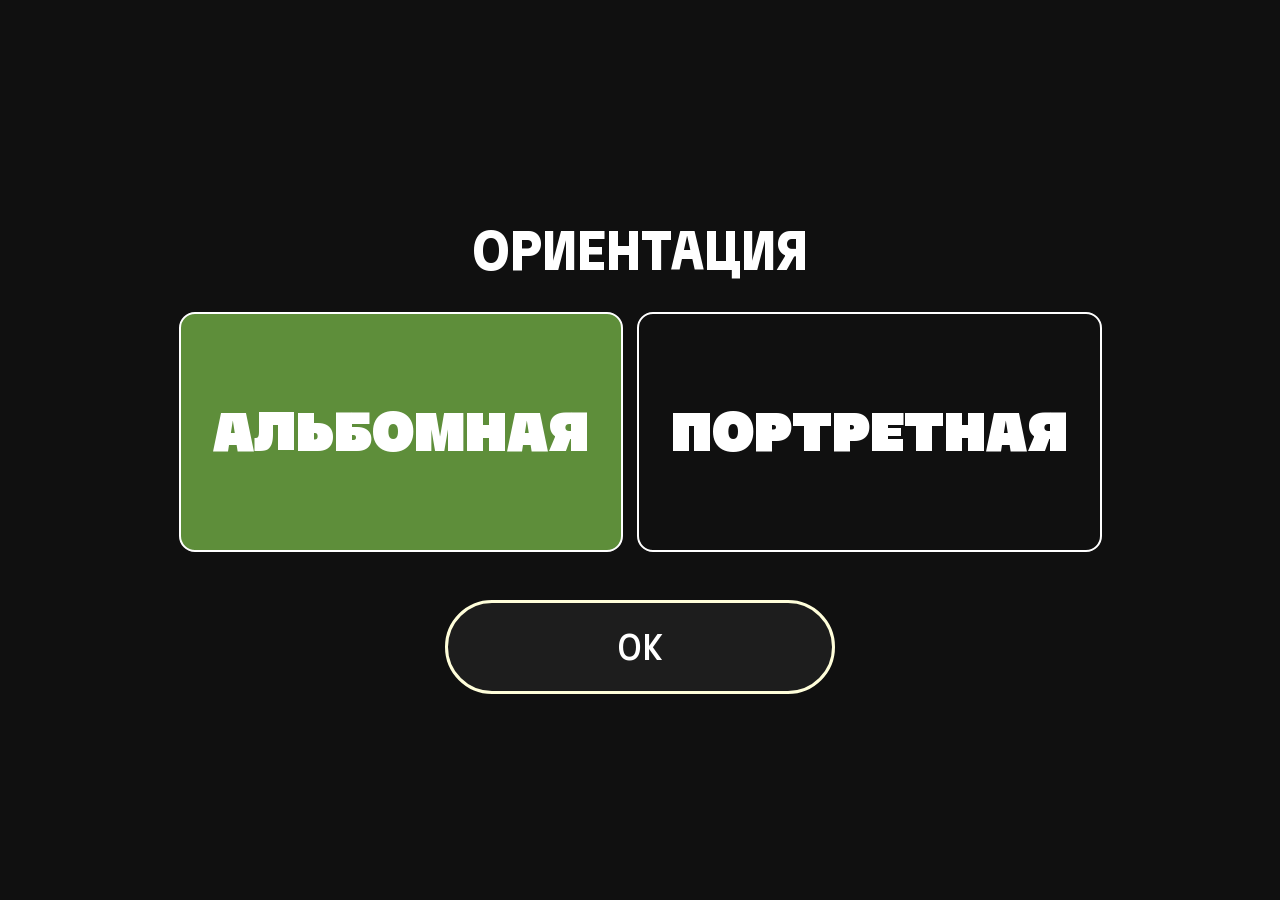
<file: index.html>
<!DOCTYPE html>
<html lang="ru" dir="ltr">
  <head>
    <meta charset="utf-8">
    <meta name="viewport" content="width=device-width, initial-scale=1.0">
    <link rel="stylesheet" href="styles-intro.css">
  </head>
  <body>
    <div class="main-container">
      <div class="header">
        <div class="title">
          ОРИЕНТАЦИЯ
        </div>
      </div>

      <div class="orientation-menu">
        <label>
          <input type="radio" name="orientation" value="landscape" checked>
          АЛЬБОМНАЯ
        </label>

        <label>
          <input type="radio" name="orientation" value="portrait">
          ПОРТРЕТНАЯ
        </label>
      </div>
      <button id="saveOrientationBtn">OK</button>
    </div>

    <script>
      const savedOrientation =
        localStorage.getItem('menuOrientation') || 'landscape';

      document.querySelector(
        `input[name="orientation"][value="${savedOrientation}"]`
      ).checked = true;

      document.getElementById('saveOrientationBtn').addEventListener('click', () => {
        const selected = document.querySelector(
            'input[name="orientation"]:checked'
        );

        localStorage.setItem('menuOrientation', selected.value);

        window.location.href = 'screen.html';
      });
    </script>
  </body>
</html>
</file>
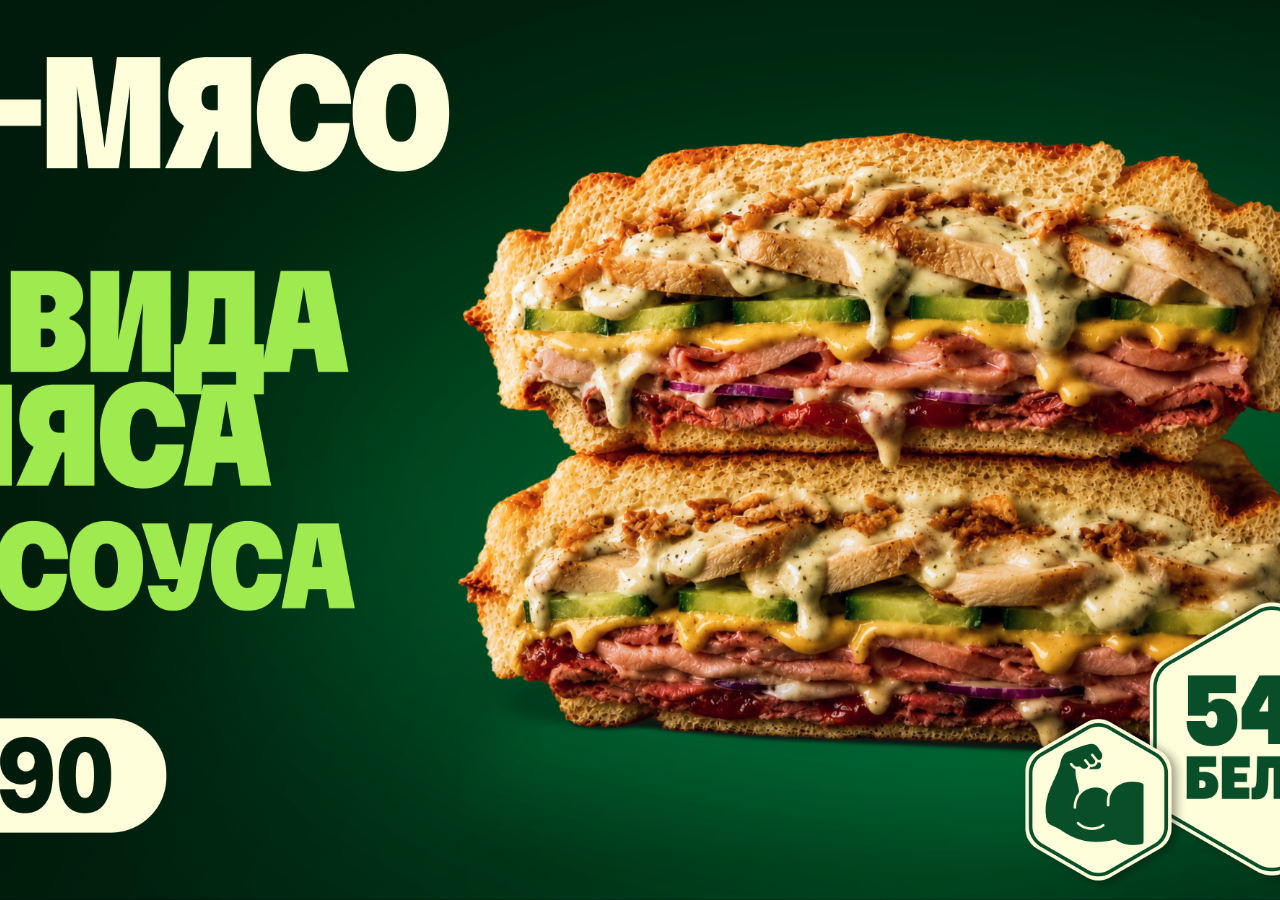
<file: 1.html>
<!DOCTYPE html>
<html>
<head>
<meta charset="UTF-8">
<title>Restaurant Menu</title>
<meta name="viewport" content="width=device-width, initial-scale=1.0">
<link rel="stylesheet" href="styles.css">
</head>
<body>

  <div class="slider">
      <img id="image" class="slide active">
  </div>

  <script type="text/javascript">
    function getImagePath(path) {
      const orientation = localStorage.getItem('menuOrientation') || 'landscape';

      return `screens/${orientation}/${path}`;
    }

    const image = document.getElementById('image');

    image.src = getImagePath(`1/1.png`);
  </script>
</body>
</html>
</file>
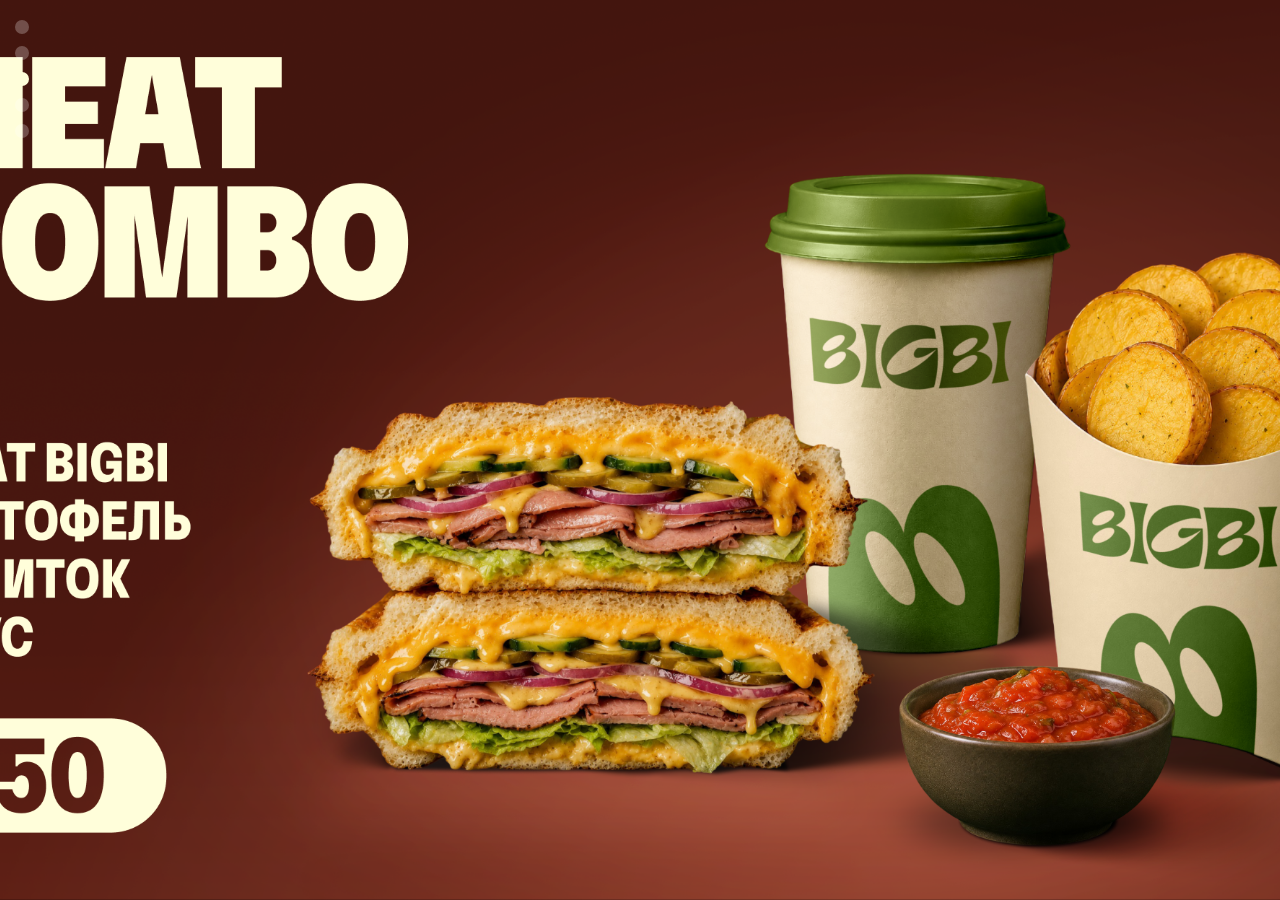
<file: 2.html>
<!DOCTYPE html>
<html>
<head>
<meta charset="UTF-8">
<title>Restaurant Menu</title>
<meta name="viewport" content="width=device-width, initial-scale=1.0">
<link rel="stylesheet" href="styles.css">
<link rel="stylesheet" href="bigbi_day.css">
</head>
<body>
  <button class="bigbi_day_hidden_btn" onclick="showBigbiDayMenu()">BIGBI дня</button>

  <div id="bigbi_day_menu">
    <h1>BIGBI ДНЯ</h1>

    <div class="sandwich-grid">
      <div class="sandwich-column">
        <button class="sandwich-btn" data-id="1">ТАЛЬЯТА</button>
        <button class="sandwich-btn" data-id="2">БУЖЕНИНА</button>
        <button class="sandwich-btn" data-id="3">ИТАЛЬЯНО</button>
        <button class="sandwich-btn" data-id="4">ЦЕЗАРЬ</button>
      </div>

      <div class="sandwich-column">
        <button class="sandwich-btn" data-id="5">ЛУИЗИАНА</button>
        <button class="sandwich-btn" data-id="6">ФИЛАДЕЛЬФИЯ</button>
        <button class="sandwich-btn" data-id="7">ЦЕЗАРЬ С КРЕВ.</button>
      </div>

      <div class="sandwich-column">
        <button class="sandwich-btn" data-id="8">СЫР. ДЖЕМ</button>
        <button class="sandwich-btn" data-id="9">RED</button>
        <button class="sandwich-btn" data-id="10">GREEN</button>
      </div>
    </div>

    <button class="save-btn" id="saveBtn">OK</button>
  </div>


  <div class="slider">
    <img id="bigComboImage" class="slide active">
    <img id="sandwichDayImage" class="slide">
    <img id="meatComboImage" class="slide">
    <img id="seafoodComboImage" class="slide">
    <img id="vcComboImage" class="slide">
  </div>

  <div class="dots"></div>

<script>
    const buttons = document.querySelectorAll('.sandwich-btn');
    const saveBtn = document.getElementById('saveBtn');
    const menu = document.getElementById('bigbi_day_menu');

    const sandwichDayImage = document.getElementById('sandwichDayImage');
    const bigComboImage = document.getElementById('bigComboImage');
    const meatComboImage = document.getElementById('meatComboImage');
    const seafoodComboImage = document.getElementById('seafoodComboImage');
    const vcComboImage = document.getElementById('vcComboImage');

    bigComboImage.src = getImagePath(`2/big_combo/1.png`);
    meatComboImage.src = getImagePath(`2/meat_combo/1.png`);
    seafoodComboImage.src = getImagePath(`2/seafood_combo/1.png`);
    vcComboImage.src = getImagePath(`2/vc_combo/1.png`);

    // По умолчанию выбран первый BIGBI
    let selectedId = buttons[0].dataset.id;

    function showBigbiDayMenu() {
      menu.style.display = 'block';
    }

    function selectButton(id) {
      selectedId = id;

      buttons.forEach(button => {
        button.classList.toggle('active', button.dataset.id === id);
      });
    }

    function getImagePath(path) {
      const orientation = localStorage.getItem('menuOrientation') || 'landscape';

      return `screens/${orientation}/${path}`;
    }

    function updateMenuImages(id) {
      // BIGBI дня
      sandwichDayImage.src = getImagePath(`2/bigbi_day/${id}.png`);

      // Возвращаем все комбо к изображениям по умолчанию
      bigComboImage.src = getImagePath(`2/big_combo/1.png`);
      meatComboImage.src = getImagePath(`2/meat_combo/1.png`);
      seafoodComboImage.src = getImagePath(`2/seafood_combo/1.png`);
      vcComboImage.src = getImagePath(`2/vc_combo/1.png`);

      // Подменяем нужное комбо
      switch (id) {
        case '2':
          meatComboImage.src = getImagePath(`2/meat_combo/2.png`);
          break;
        case '3':
          bigComboImage.src = getImagePath(`2/big_combo/2.png`);
          break;
        case '5':
          seafoodComboImage.src = getImagePath(`2/seafood_combo/2.png`);
          break;
        case '10':
          vcComboImage.src = getImagePath(`2/vc_combo/2.png`);
          break;
      }
    }

    buttons.forEach(button => {
      button.addEventListener('click', () => {
        selectButton(button.dataset.id);
      });
    });

    saveBtn.addEventListener('click', () => {
      updateMenuImages(selectedId);
      menu.style.display = 'none';
    });

    // Подсветить первую кнопку при загрузке страницы
    selectButton(selectedId);
  </script>

  <script src="slider.js"></script>
</body>
</html>
</file>
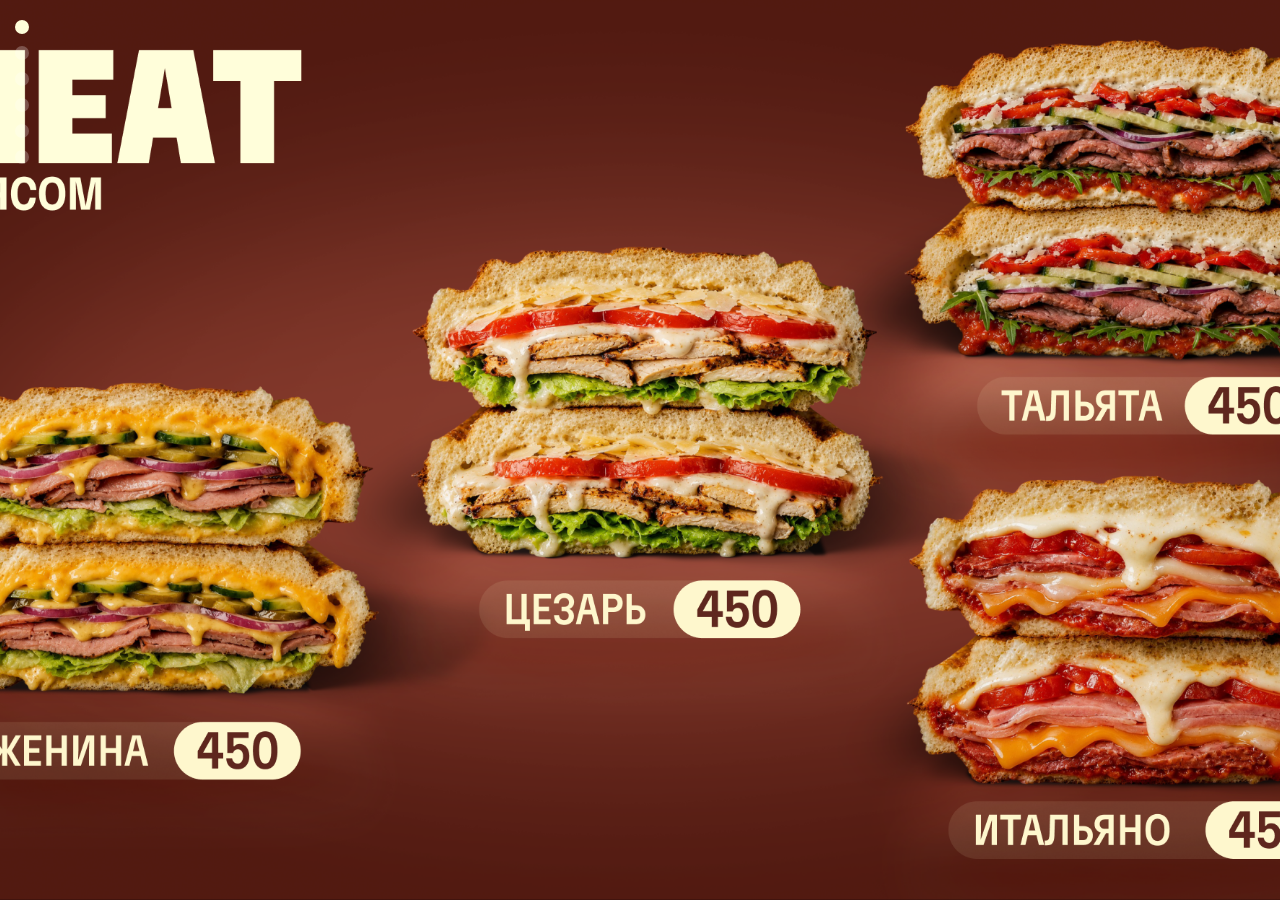
<file: 3.html>
<!DOCTYPE html>
<html>
<head>
<meta charset="UTF-8">
<title>Restaurant Menu</title>
<meta name="viewport" content="width=device-width, initial-scale=1.0">
<link rel="stylesheet" href="styles.css">
</head>
<body>

<div class="slider">
    <img id="image_1" data-image="3/1.png" class="slide active">
    <img id="image_2" data-image="3/2.png" class="slide">
    <img id="image_3" data-image="3/3.png" class="slide">
    <img id="image_4" data-image="3/4.png" class="slide">
    <img id="image_5" data-image="3/5.png" class="slide">
    <img id="image_6" data-image="3/6.png" class="slide">
</div>

<div class="dots"></div>
<script src="slider.js"></script>

<script type="text/javascript">
  document.querySelectorAll('img[data-image]').forEach(img => {
    img.src = getImagePath(img.dataset.image);
  });

  function getImagePath(path) {
    const orientation = localStorage.getItem('menuOrientation') || 'landscape';

    return `screens/${orientation}/${path}`;
  }
</script>
</body>
</html>
</file>
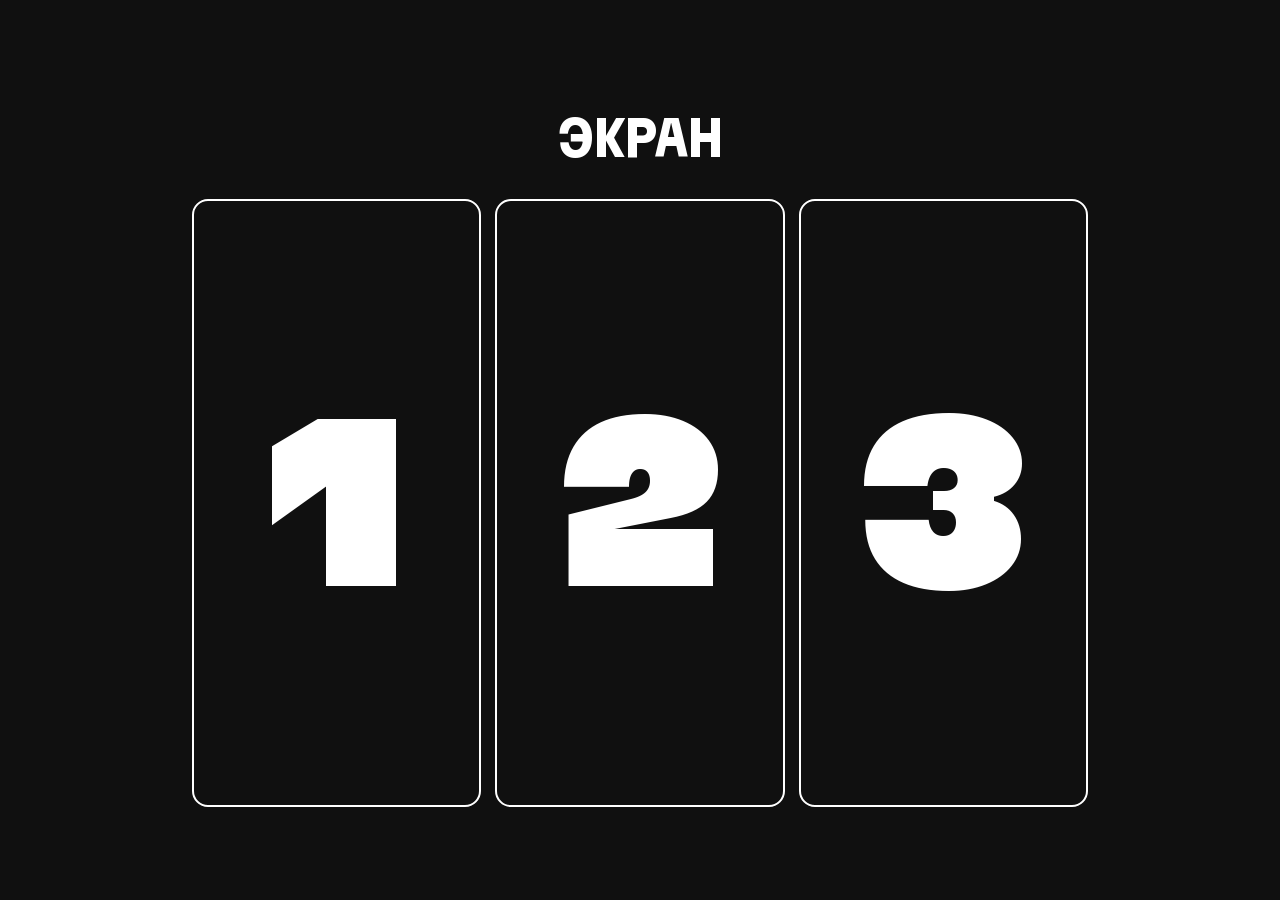
<file: screen.html>
<!DOCTYPE html>
<html lang="ru" dir="ltr">
  <head>
    <meta charset="utf-8">
    <meta name="viewport" content="width=device-width, initial-scale=1.0">
    <link rel="stylesheet" href="styles-intro.css">
  </head>
  <body>
    <div class="main-container">
      <div class="header">
        <div class="title">
          ЭКРАН
        </div>
      </div>

      <div class="screens">
        <a href="1.html" class="screen_link">
          1
        </a>
        <a href="2.html" class="screen_link">
          2
        </a>
        <a href="3.html" class="screen_link">
          3
        </a>
      </div>
    </div>
  </body>
</html>
</file>
<file: styles-intro.css>
* {
  box-sizing: border-box;
  margin: 0;
  padding: 0;
}

body {
  font-family: 'Martian Grotesk', sans-serif;
  font-variation-settings: "wght" 800, "wdth" 80;
  background: #101010;
}

.main-container {
  width: 70vw;
  height: 100vh;
  margin: 0 auto;
  padding: 1rem 0;
  display: flex;
  flex-direction: column;
  align-items: center;
  justify-content: center;
  color: #fff;
}

.header {
  width: 100%;
  display: flex;
  flex-direction: column;
  justify-content: space-between;
  align-items: center;
}

.logo {
  width: 14rem;
}

.title {
  margin-top: 1rem;
  font-size: 3rem;
}


.screens {
  width: 100%;
  height: 70%;
  margin-top: 2rem;
  display: flex;
  flex-direction: row;
  justify-content: space-between;
  gap: 14px;
}

.screen_link {
  width: 48%;
  height: 100%;
  display: block; /* Делает <a> блочным элементом */
  text-decoration: none; /* Убирает подчёркивание */
  color: inherit;

  height: 100%;
  display: flex;
  justify-content: center;
  align-items: center;
  font-size: 13rem;
  font-variation-settings: "wght" 1000, "wdth" 100;
  border: 2px solid #fff;
  border-radius: 1rem;
}

.screen_link:hover {
  color: #83CD00;
}




/* Orientation Menu*/
.orientation-menu {
  margin-top: 2rem;
  display: flex;
  flex-direction: row;
  justify-content: space-between;
  gap: 14px;
}

#saveOrientationBtn {
  display: block;
  padding: 25px 170px;
  margin: 3rem auto 0;
  border: 3px solid #FFFEDA;
  border-radius: 100px;
  background: #1d1d1d;
  color: #fff;
  font-family: 'Martian Grotesk', sans-serif;
  font-variation-settings: "wght" 500, "wdth" 80;
  font-size: 2rem;
  cursor: pointer;
}

#saveOrientationBtn:hover {
  background: rgba(127, 196, 76, 0.3);
  border: 3px solid #C1FC94;
}

#saveOrientationBtn:active {
  background: rgba(127, 196, 76, 0.7);
  border: 3px solid #C1FC94;
}

.orientation-menu label {
    height: 15rem;
    display: inline-flex;
    align-items: center;
    padding: 0 2rem;
    color: #fff;
    font-family: 'Martian Grotesk', sans-serif;

    font-size: 3rem;
    cursor: pointer;

    font-variation-settings: "wght" 1000, "wdth" 100;
    border: 2px solid #fff;
    border-radius: 1rem;
}

/* Скрываем стандартный radio */
.orientation-menu input[type="radio"] {
    position: absolute;
    opacity: 0;
    pointer-events: none;
}

/* Выбранная кнопка */
.orientation-menu label:has(input[type="radio"]:checked) {
  background: rgba(127, 196, 76, 0.7);
}


/* FONTS */
@font-face{
  font-family: 'Martian Grotesk';
  src: url('fonts/MartianGrotesk-VFVF.woff2') format('woff2');
}
</file>
<file: styles.css>
* {
    margin: 0;
    padding: 0;
    box-sizing: border-box;
}

body {
  /* pointer-events: none; */
  overflow: hidden;
  background: #000;
  width: 100vw;
  height: 100vh;
}

.slider {
  position: relative;
  width: 100vw;
  height: 100vh;
  overflow: hidden;
}

.slide {
  position: absolute;
  inset: 0;

  width: 100%;
  height: 100%;

  object-fit: cover;
  z-index: 1;

  opacity: 0;
  transition: opacity 1s ease;

}

.slide.active {
  opacity: 1;

}


/* Индикаторы */

.dots {
  position: fixed;
  top: 20px;
  left: 15px;
  display: flex;
  flex-direction: column;
  gap: 12px;
  z-index: 100;
}

.dot {
  width: 14px;
  height: 14px;
  border-radius: 50%;
  background: rgba(255,255,255,.25);
  transition: .3s;
}

.dot.active {
  background: #FFFEDA;
}

/* FONTS */
@font-face{
  font-family: 'Martian Grotesk';
  src: url('fonts/MartianGrotesk-VFVF.woff2') format('woff2');
}
</file>
<file: bigbi_day.css>
* {
  margin: 0;
  padding: 0;
  box-sizing: border-box;
}

.bigbi_day_hidden_btn {
  position: absolute;
  left: 15px;
  top: 15px;
  width: 20rem;
  height: 10rem;
  z-index: 100;
  cursor: pointer;
  background: #101010;
  border: 0;
  color: #fff;
  font-size: 2rem;
  font-family: 'Martian Grotesk', sans-serif;
  font-variation-settings: "wght" 900, "wdth" 80;
  border-radius: 1rem;
  display: inline-flex;
  align-items: center;
  justify-content: center;
  text-align: center;
  text-decoration: none;
  transition: opacity 0.3s ease;
  opacity: 0;
}

.bigbi_day_hidden_btn:hover {
  opacity: 1;
}

#bigbi_day_menu {
  padding: 1rem 150px;
  display: none;
  position: absolute;
  width: 100vw;
  height: 100vh;
  background: #101010;
  font-family: 'Martian Grotesk', sans-serif;
  overflow: hidden;
  color: #fff;
  z-index: 1000;
}

h1 {
  margin-bottom: 38px;
  font-size: 5rem;
  font-weight: 900;
  font-stretch: 80%;
}

.sandwich-grid {
  display: flex;
  gap: 30px;
}

.sandwich-column {
  display: flex;
  flex-direction: column;
  flex: 1;
  gap: 15px;
}

.sandwich-btn {
  height: 3.6rem;
  display: flex;
  align-items: center;
  padding: 0 2rem;
  border: 0;
  border-radius: 7px;
  background: #383838;
  color: #fff;
  font-family: 'Martian Grotesk', sans-serif;
  font-variation-settings: "wght" 500, "wdth" 80;
  font-size: 1.7rem;
  cursor: pointer;
}

.sandwich-btn.active {
  background: rgba(127, 196, 76, 0.7);
}

.save-btn {
  display: block;
  padding: 25px 170px;
  margin: 1.5rem auto 0;
  border: 3px solid #FFFEDA;
  border-radius: 100px;
  background: #1d1d1d;
  color: #fff;
  font-family: 'Martian Grotesk', sans-serif;
  font-variation-settings: "wght" 500, "wdth" 80;
  font-size: 2rem;
  cursor: pointer;
}

.save-btn:hover {
  background: rgba(127, 196, 76, 0.3);
  border: 3px solid #C1FC94;
}

.save-btn:active {
  background: rgba(127, 196, 76, 0.7);
  border: 3px solid #C1FC94;
}


/* FONTS */
@font-face{
  font-family: 'Martian Grotesk';
  src: url('fonts/MartianGrotesk-VFVF.woff2') format('woff2');
}
</file>
